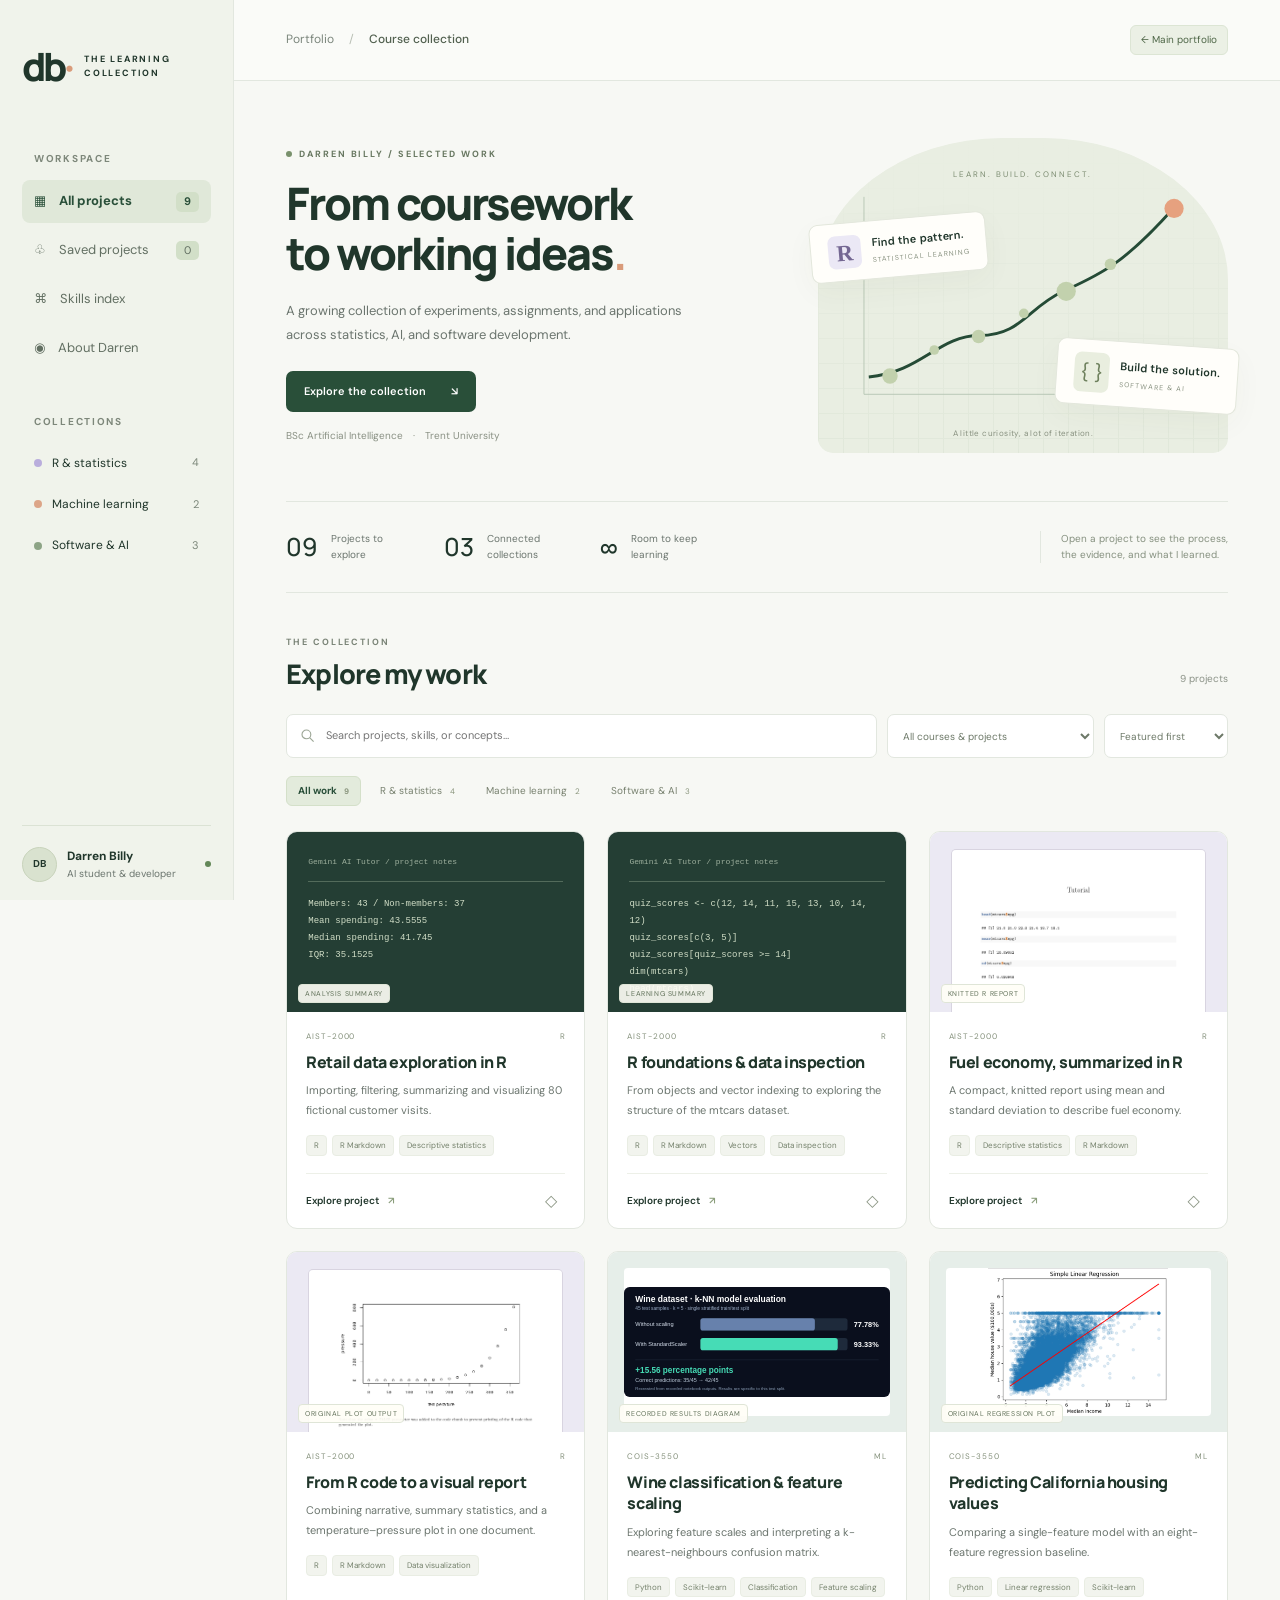
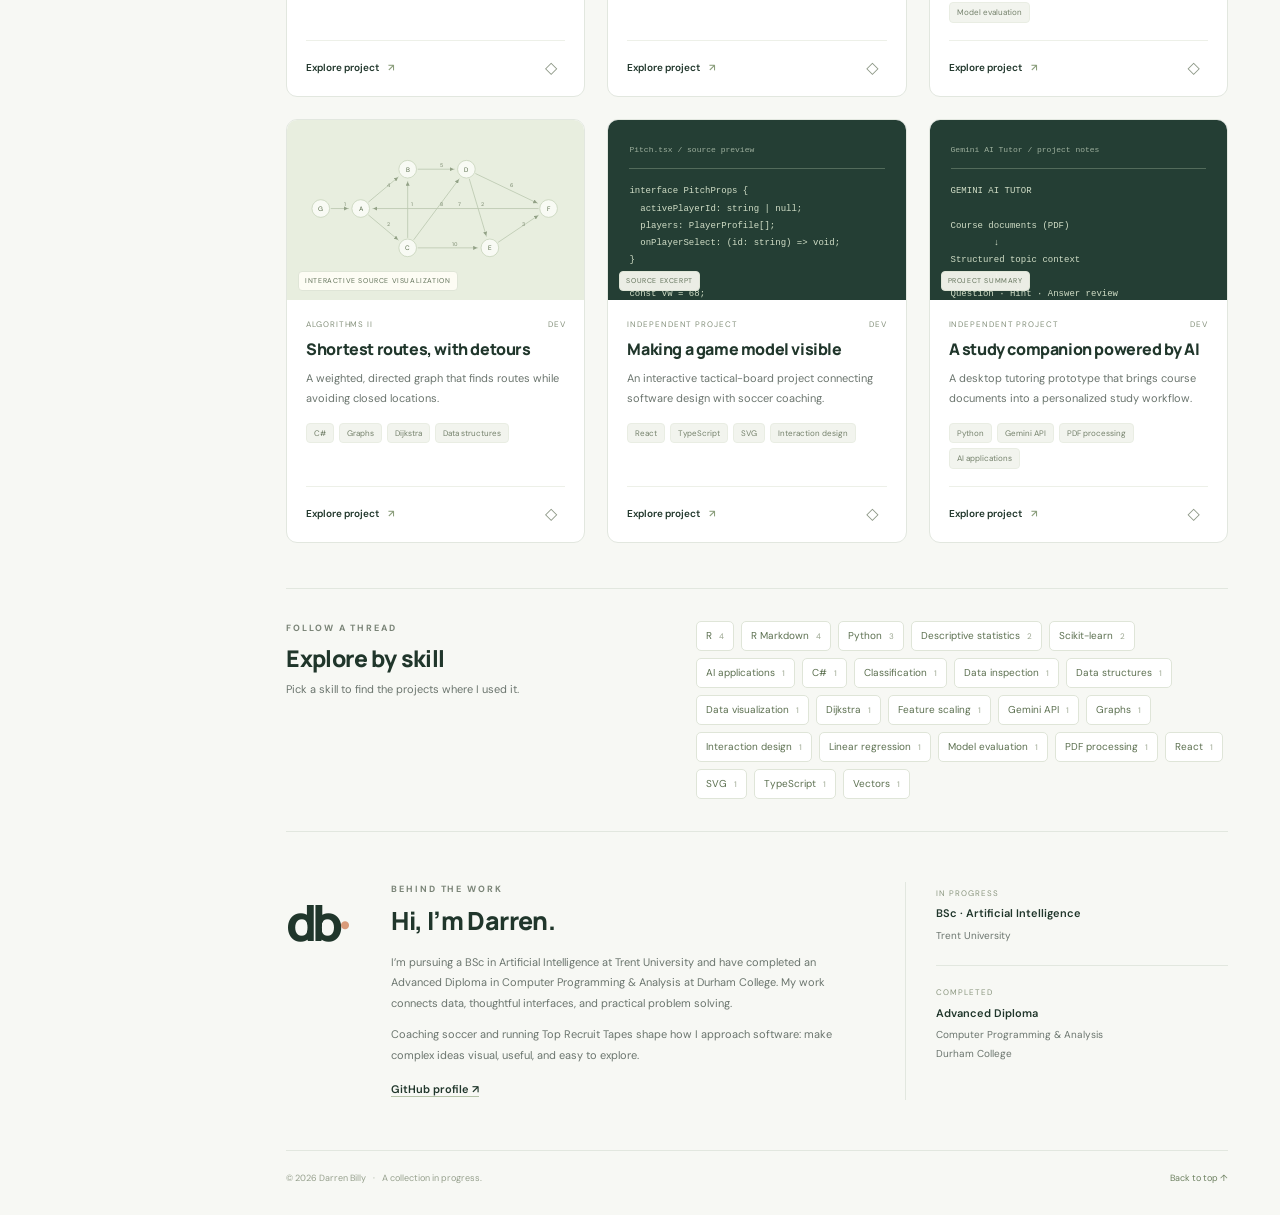
<file: coursework/index.html>
<!doctype html>
<html lang="en">
<head>
  <meta charset="utf-8"><meta name="viewport" content="width=device-width,initial-scale=1">
  <meta name="robots" content="noindex,nofollow"><meta name="description" content="Darren Billy's private collection of statistical learning, machine learning and software projects.">
  <title>Darren Billy — Course Portfolio</title>
  <link rel="icon" href="assets/favicon.svg" type="image/svg+xml"><link rel="stylesheet" href="style.css">
  <script src="projects.js" defer></script><script src="app.js" defer></script>
</head>
<body>
<a class="skip" href="#projects">Skip to projects</a>
<aside class="sidebar">
  <a class="brand" href="#home" aria-label="Darren Billy portfolio home"><span class="monogram">db<span>·</span></span><span>THE LEARNING<br>COLLECTION</span></a>
  <div class="sidebar-label">WORKSPACE</div>
  <nav aria-label="Portfolio navigation"><a href="#projects" class="nav-link active">▦ <span>All projects</span><span class="nav-count">9</span></a><button class="nav-link" id="savedNav">♧ <span>Saved projects</span><span class="nav-count" id="savedCount">0</span></button><a href="#skills" class="nav-link">⌘ <span>Skills index</span></a><a href="#about" class="nav-link">◉ <span>About Darren</span></a></nav>
  <div class="sidebar-label collection-label">COLLECTIONS</div>
  <div class="collections"><button data-category="R & Statistics"><i class="dot lavender"></i> R & statistics <span>4</span></button><button data-category="Machine Learning"><i class="dot peach"></i> Machine learning <span>2</span></button><button data-category="Software & AI"><i class="dot sage"></i> Software & AI <span>3</span></button></div>
  <div class="sidebar-bottom"><div class="avatar">DB</div><div><strong>Darren Billy</strong><small>AI student & developer</small></div><span class="online-dot" aria-hidden="true"></span></div>
</aside>
<div class="workspace" id="home">
  <header class="topbar"><span class="breadcrumb">Portfolio <span>/</span> <strong>Course collection</strong></span><a class="private-badge" href="../index.html">← Main portfolio</a></header>
  <main>
    <section class="hero" aria-labelledby="heroTitle"><div class="hero-copy"><span class="eyebrow"><i></i> DARREN BILLY / SELECTED WORK</span><h1 id="heroTitle">From coursework<br>to working ideas<span class="accent">.</span></h1><p>A growing collection of experiments, assignments, and applications across statistics, AI, and software development.</p><a class="primary-button" href="#projects">Explore the collection <span>↘</span></a><div class="hero-meta">BSc Artificial Intelligence <span>·</span> Trent University</div></div><div class="hero-art" aria-label="A visual index of data, code and exploration"><div class="art-grid"></div><div class="art-label">LEARN. BUILD. CONNECT.</div><svg class="art-plot" viewBox="0 0 400 270" aria-hidden="true"><path d="M35 235H370M35 235V30" stroke="#b9c7b6" fill="none"/><path d="M40 217C95 212 112 174 155 174S205 145 242 128 304 101 358 40" stroke="#254b36" stroke-width="3" fill="none"/><g fill="#c2d1ad"><circle cx="62" cy="216" r="8"/><circle cx="108" cy="189" r="5"/><circle cx="154" cy="175" r="7"/><circle cx="201" cy="151" r="5"/><circle cx="245" cy="128" r="10"/><circle cx="291" cy="100" r="6"/></g><circle cx="357" cy="42" r="10" fill="#e6a17f"/></svg><div class="floating-note note-r"><span class="note-icon">R</span><div><strong>Find the pattern.</strong><small>STATISTICAL LEARNING</small></div></div><div class="floating-note note-code"><span>{ }</span><div><strong>Build the solution.</strong><small>SOFTWARE & AI</small></div></div><span class="art-caption">A little curiosity, a lot of iteration.</span></div></section>
    <section class="overview" aria-label="Portfolio at a glance"><div><strong>09</strong><span>Projects to explore</span></div><div><strong>03</strong><span>Connected collections</span></div><div><strong>∞</strong><span>Room to keep learning</span></div><p>Open a project to see the process,<br>the evidence, and what I learned.</p></section>
    <section class="project-section" id="projects" aria-labelledby="projectsTitle"><div class="section-heading"><div><span class="eyebrow">THE COLLECTION</span><h2 id="projectsTitle">Explore my work</h2></div><span class="result-count" id="resultCount" aria-live="polite">9 projects</span></div>
      <div class="toolbar"><label class="search"><svg viewBox="0 0 20 20" aria-hidden="true"><circle cx="8" cy="8" r="5.5"/><path d="m12 12 5 5"/></svg><input id="search" type="search" placeholder="Search projects, skills, or concepts…" aria-label="Search projects"></label><label class="sr-only" for="course">Filter by course</label><select id="course"><option value="all">All courses & projects</option><option>AIST-2000</option><option>COIS-3550</option><option>Data Structures & Algorithms II</option><option>Independent projects</option></select><label class="sr-only" for="sort">Sort projects</label><select id="sort"><option value="featured">Featured first</option><option value="az">Title A–Z</option></select></div>
      <div class="filter-row" aria-label="Filter by collection"><button class="filter selected" data-category="all" aria-pressed="true">All work <span>9</span></button><button class="filter" data-category="R & Statistics" aria-pressed="false">R & statistics <span>4</span></button><button class="filter" data-category="Machine Learning" aria-pressed="false">Machine learning <span>2</span></button><button class="filter" data-category="Software & AI" aria-pressed="false">Software & AI <span>3</span></button><button class="clear-filters" id="clearFilters" hidden>Reset filters ↺</button></div>
      <div class="active-context" id="activeContext" hidden></div><div class="project-grid" id="grid"></div><div class="empty-state" id="empty" hidden><span>⌕</span><h3>No projects found</h3><p>Try another term or clear your filters.</p><button class="primary-button" id="emptyReset">Show all projects</button></div>
    </section>
    <section class="skills-section" id="skills"><div><span class="eyebrow">FOLLOW A THREAD</span><h2>Explore by skill</h2><p>Pick a skill to find the projects where I used it.</p></div><div class="skill-index" id="skillIndex"></div></section>
    <section class="about-section" id="about"><div class="about-mark">db<span>·</span></div><div><span class="eyebrow">BEHIND THE WORK</span><h2>Hi, I’m Darren.</h2><p>I’m pursuing a BSc in Artificial Intelligence at Trent University and have completed an Advanced Diploma in Computer Programming & Analysis at Durham College. My work connects data, thoughtful interfaces, and practical problem solving.</p><p>Coaching soccer and running Top Recruit Tapes shape how I approach software: make complex ideas visual, useful, and easy to explore.</p><a href="https://github.com/stacktech4024" target="_blank" rel="noopener noreferrer">GitHub profile ↗</a></div><div class="education"><span>IN PROGRESS</span><strong>BSc · Artificial Intelligence</strong><p>Trent University</p><hr><span>COMPLETED</span><strong>Advanced Diploma</strong><p>Computer Programming & Analysis<br>Durham College</p></div></section>
    <footer><span>© 2026 Darren Billy <i>·</i> A collection in progress.</span><a href="#home">Back to top ↑</a></footer>
  </main>
</div>
<dialog id="projectDialog" aria-labelledby="detailTitle"><div class="dialog-top"><span id="detailEyebrow" class="eyebrow"></span><button class="icon-button" id="closeProject" aria-label="Close project">×</button></div><div id="detailHeader"></div><div class="tabs" role="tablist" aria-label="Project detail sections"><button role="tab" id="tab-overview" aria-selected="true" aria-controls="panel-overview" data-tab="overview">Overview</button><button role="tab" id="tab-evidence" aria-selected="false" aria-controls="panel-evidence" data-tab="evidence" tabindex="-1">Evidence</button><button role="tab" id="tab-explore" aria-selected="false" aria-controls="panel-explore" data-tab="explore" tabindex="-1">Explore</button></div><div id="panel-overview" class="tab-panel" role="tabpanel" aria-labelledby="tab-overview"></div><div id="panel-evidence" class="tab-panel" role="tabpanel" aria-labelledby="tab-evidence" hidden></div><div id="panel-explore" class="tab-panel" role="tabpanel" aria-labelledby="tab-explore" hidden></div><div class="dialog-footer"><span id="detailPosition"></span><div><button id="prevProject">← Previous</button><button id="nextProject">Next project →</button></div></div></dialog>
<dialog id="imageDialog" aria-label="Expanded project screenshot"><button class="icon-button" id="closeImage" aria-label="Close screenshot">×</button><img id="largeImage" alt=""><p id="imageCaption"></p></dialog>
<div class="toast" role="status" id="toast"></div>
</body></html>
</file>
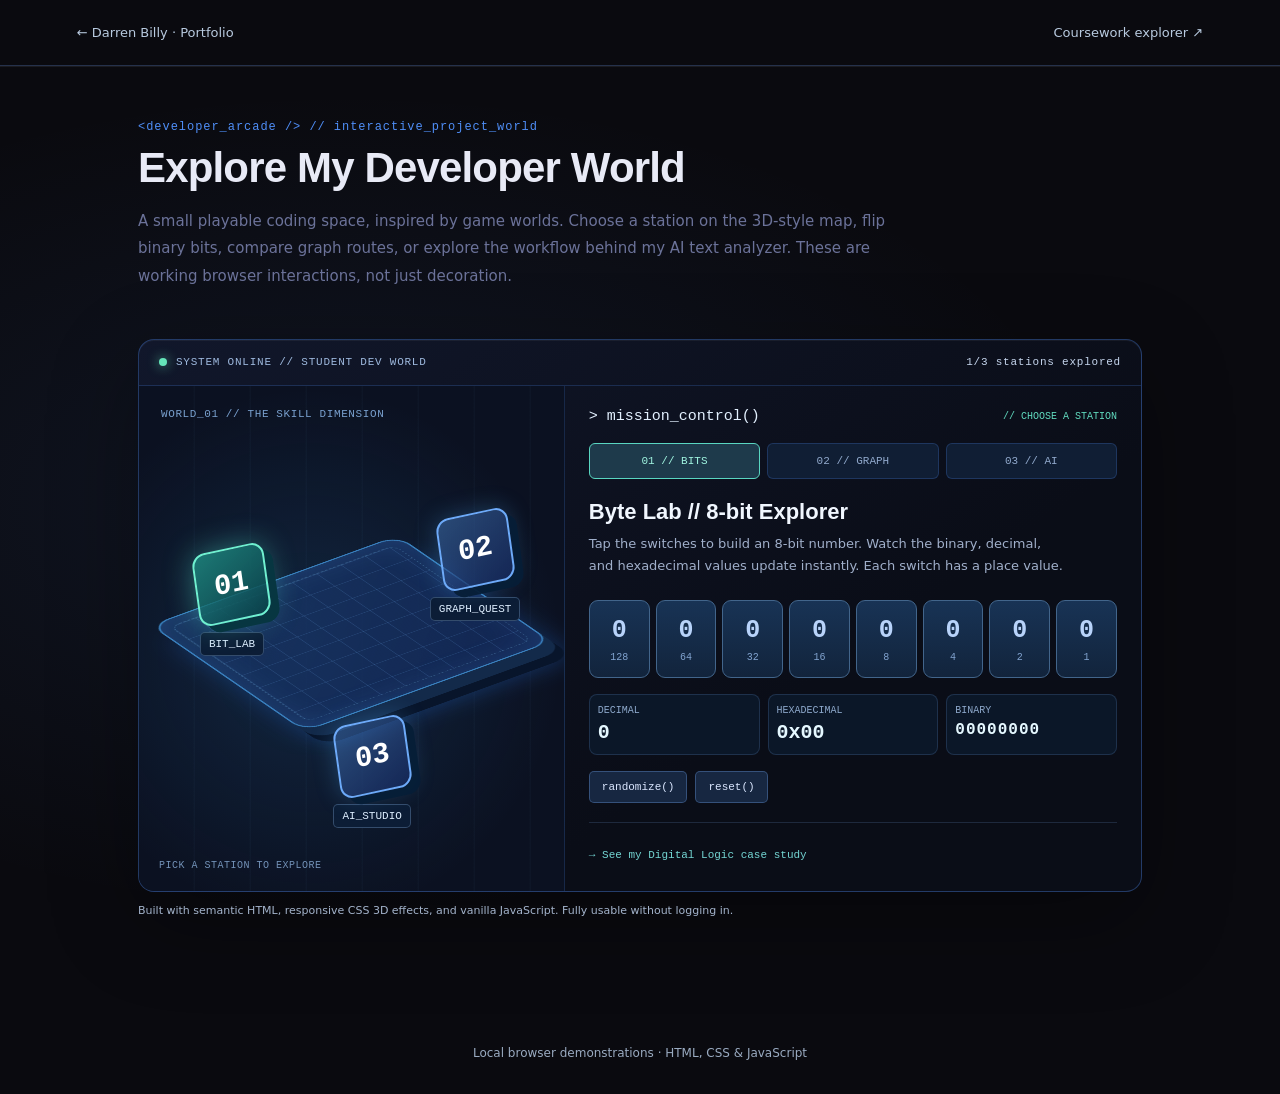
<file: lab.html>
<!doctype html><html lang="en"><head><meta charset="utf-8"><meta name="viewport" content="width=device-width,initial-scale=1"><title>Interactive Lab — Darren Billy</title><link rel="stylesheet" href="portfolio/lab-base.css"><link rel="stylesheet" href="portfolio/arcade.css"><style>body{padding-top:0}.lab-nav{position:static;display:flex;justify-content:space-between;padding:25px 6%;border-bottom:1px solid #25314b}.lab-nav a{color:#b8cadf;text-decoration:none;font:13px system-ui}.section{padding-top:50px}.lab-footer{text-align:center;padding:30px;font:12px system-ui;color:#9aabc1}</style></head><body><header class="lab-nav"><a href="index.html">← Darren Billy · Portfolio</a><a href="coursework/">Coursework explorer ↗</a></header><section aria-labelledby="arcade-title" class="section arcade-section" id="arcade">
<div class="container">
<div class="section-head">
<span class="mono section-tag">&lt;developer_arcade /&gt; // interactive_project_world</span>
<h2 class="section-title" id="arcade-title">Explore My Developer World</h2>
<p class="arcade-intro">A small playable coding space, inspired by game worlds. Choose a station on the 3D-style map, flip binary bits, compare graph routes, or explore the workflow behind my AI text analyzer. These are working browser interactions, not just decoration.</p>
</div>
<div class="arcade-frame">
<div class="arcade-topbar mono">
<span class="arcade-signal">SYSTEM ONLINE // STUDENT DEV WORLD</span>
<span aria-live="polite" class="arcade-progress" id="arcade-progress">1/3 stations explored</span>
</div>
<div class="arcade-main">
<div aria-label="Choose a station in the developer world" class="arcade-world">
<div aria-hidden="true" class="arcade-world-platform"></div>
<button aria-label="Open Bit Lab" aria-pressed="true" class="arcade-world-node arcade-node-bits" data-arcade-world="bits" type="button">
<span aria-hidden="true" class="arcade-node-shape">01</span>
<span class="arcade-node-label">BIT_LAB</span>
</button>
<button aria-label="Open Graph Quest" aria-pressed="false" class="arcade-world-node arcade-node-graph" data-arcade-world="graph" type="button">
<span aria-hidden="true" class="arcade-node-shape">02</span>
<span class="arcade-node-label">GRAPH_QUEST</span>
</button>
<button aria-label="Open AI Studio" aria-pressed="false" class="arcade-world-node arcade-node-ai" data-arcade-world="ai" type="button">
<span aria-hidden="true" class="arcade-node-shape">03</span>
<span class="arcade-node-label">AI_STUDIO</span>
</button>
</div>
<div class="arcade-console">
<div class="arcade-console-title">
<h3>&gt; mission_control()</h3>
<span>// CHOOSE A STATION</span>
</div>
<div aria-label="Interactive coding stations" class="arcade-tabs" role="tablist">
<button aria-controls="arcade-panel-bits" aria-selected="true" class="arcade-tab" data-arcade-tab="bits" id="arcade-tab-bits" role="tab" type="button">01 // BITS</button>
<button aria-controls="arcade-panel-graph" aria-selected="false" class="arcade-tab" data-arcade-tab="graph" id="arcade-tab-graph" role="tab" tabindex="-1" type="button">02 // GRAPH</button>
<button aria-controls="arcade-panel-ai" aria-selected="false" class="arcade-tab" data-arcade-tab="ai" id="arcade-tab-ai" role="tab" tabindex="-1" type="button">03 // AI</button>
</div>
<div aria-labelledby="arcade-tab-bits" class="arcade-panel" data-arcade-panel="bits" id="arcade-panel-bits" role="tabpanel">
<h4>Byte Lab // 8-bit Explorer</h4>
<p class="arcade-panel-desc">Tap the switches to build an 8-bit number. Watch the binary, decimal, and hexadecimal values update instantly. Each switch has a place value.</p>
<div aria-label="Eight binary switches from 128 to 1" class="arcade-bit-grid" role="group">
<button aria-label="Bit 7, weight 128, off" aria-pressed="false" class="arcade-bit-button" data-byte-bit="7" type="button">0<small>128</small></button>
<button aria-label="Bit 6, weight 64, off" aria-pressed="false" class="arcade-bit-button" data-byte-bit="6" type="button">0<small>64</small></button>
<button aria-label="Bit 5, weight 32, off" aria-pressed="false" class="arcade-bit-button" data-byte-bit="5" type="button">0<small>32</small></button>
<button aria-label="Bit 4, weight 16, off" aria-pressed="false" class="arcade-bit-button" data-byte-bit="4" type="button">0<small>16</small></button>
<button aria-label="Bit 3, weight 8, off" aria-pressed="false" class="arcade-bit-button" data-byte-bit="3" type="button">0<small>8</small></button>
<button aria-label="Bit 2, weight 4, off" aria-pressed="false" class="arcade-bit-button" data-byte-bit="2" type="button">0<small>4</small></button>
<button aria-label="Bit 1, weight 2, off" aria-pressed="false" class="arcade-bit-button" data-byte-bit="1" type="button">0<small>2</small></button>
<button aria-label="Bit 0, weight 1, off" aria-pressed="false" class="arcade-bit-button" data-byte-bit="0" type="button">0<small>1</small></button>
</div>
<dl aria-live="polite" class="arcade-output-grid">
<div class="arcade-readout"><dt>DECIMAL</dt><dd><output id="arcade-decimal">0</output></dd></div>
<div class="arcade-readout"><dt>HEXADECIMAL</dt><dd><output id="arcade-hexadecimal">0x00</output></dd></div>
<div class="arcade-readout"><dt>BINARY</dt><dd class="byte-binary"><output id="arcade-binary">00000000</output></dd></div>
</dl>
<div class="arcade-actions">
<button class="arcade-action" id="arcade-byte-random" type="button">randomize()</button>
<button class="arcade-action" id="arcade-byte-reset" type="button">reset()</button>
</div>
<div class="arcade-console-footer">
<a class="arcade-project-link" href="https://github.com/stacktech4024/stacktech4024/blob/main/portfolio/digital-logic.md" rel="noopener noreferrer" target="_blank">→ See my Digital Logic case study</a>
</div>
</div>
<div aria-labelledby="arcade-tab-graph" class="arcade-panel" data-arcade-panel="graph" hidden="" id="arcade-panel-graph" role="tabpanel">
<h4>Graph Quest // Choose Your Route</h4>
<p class="arcade-panel-desc">This is the weighted directed graph from my C# console project. Compare the two available routes from A to D and see why Dijkstra selects the route with the lower total weight.</p>
<svg aria-label="Weighted graph with four vertices. A to B weight 10, A to C weight 3, B to D weight 2 and C to D weight 4." class="arcade-graph-svg" role="img" viewbox="0 0 480 215">
<defs><marker id="arcade-arrow" markerheight="8" markerwidth="8" orient="auto" refx="6" refy="3"><path d="M0 0 L6 3 L0 6 Z" fill="#b1d4ed"></path></marker></defs>
<path class="edge" d="M66 97 L231 51" data-graph-edge="AB" marker-end="url(#arcade-arrow)"></path>
<path class="edge" d="M66 105 L231 165" data-graph-edge="AC" marker-end="url(#arcade-arrow)"></path>
<path class="edge" d="M249 51 L408 97" data-graph-edge="BD" marker-end="url(#arcade-arrow)"></path>
<path class="edge" d="M249 165 L408 105" data-graph-edge="CD" marker-end="url(#arcade-arrow)"></path>
<text class="weight-label" x="150" y="61">10</text><text class="weight-label" x="146" y="151">3</text>
<text class="weight-label" x="337" y="63">2</text><text class="weight-label" x="337" y="151">4</text>
<circle class="node-circle" cx="54" cy="101" r="21"></circle><text class="node-label" x="54" y="101">A</text>
<circle class="node-circle" cx="240" cy="46" r="21"></circle><text class="node-label" x="240" y="46">B</text>
<circle class="node-circle" cx="240" cy="171" r="21"></circle><text class="node-label" x="240" y="171">C</text>
<circle class="node-circle" cx="423" cy="101" r="21"></circle><text class="node-label" x="423" y="101">D</text>
</svg>
<div aria-label="Choose a graph route" class="arcade-choices" role="group">
<button aria-pressed="true" class="arcade-choice" data-arcade-route="ACD" type="button">A → C → D</button>
<button aria-pressed="false" class="arcade-choice" data-arcade-route="ABD" type="button">A → B → D</button>
</div>
<div aria-live="polite" class="arcade-feedback" id="arcade-route-output">A → C → D | total = 7 · shortest route ✓</div>
<div class="arcade-console-footer">
<a class="arcade-project-link" href="https://github.com/stacktech4024/stacktech4024/blob/main/portfolio/csharp-graph-algorithms.md" rel="noopener noreferrer" target="_blank">→ Explore the verified C# algorithm results</a>
</div>
</div>
<div aria-labelledby="arcade-tab-ai" class="arcade-panel" data-arcade-panel="ai" hidden="" id="arcade-panel-ai" role="tabpanel">
<h4>AI Studio // How the Pipeline Works</h4>
<p class="arcade-panel-desc">An interactive illustration of the architecture used in my AI Text Analyzer API. Select a task to see a <strong>sample</strong> output format.</p>
<div aria-label="Text analysis workflow" class="arcade-pipeline">
<span class="arcade-pipeline-step">Text</span><span aria-hidden="true" class="arcade-pipeline-arrow">→</span>
<span class="arcade-pipeline-step">FastAPI</span><span aria-hidden="true" class="arcade-pipeline-arrow">→</span>
<span class="arcade-pipeline-step">LangChain</span><span aria-hidden="true" class="arcade-pipeline-arrow">→</span>
<span class="arcade-pipeline-step">LLM</span><span aria-hidden="true" class="arcade-pipeline-arrow">→</span>
<span class="arcade-pipeline-step">Output</span>
</div>
<div aria-label="Choose an AI output example" class="arcade-choices" role="group">
<button aria-pressed="true" class="arcade-mode" data-arcade-mode="summary" type="button">summary()</button>
<button aria-pressed="false" class="arcade-mode" data-arcade-mode="sentiment" type="button">sentiment()</button>
<button aria-pressed="false" class="arcade-mode" data-arcade-mode="tags" type="button">tags()</button>
</div>
<pre aria-live="polite" class="arcade-output-sample" id="arcade-sample-output">Sample output will appear here.</pre>
<p class="arcade-demo-note">This is a local UI demonstration with predefined examples. It does not send data to an AI model or claim to perform live inference.</p>
<div class="arcade-console-footer">
<a class="arcade-project-link" href="https://github.com/stacktech4024/ai-text-analyzer-api" rel="noopener noreferrer" target="_blank">→ Browse the AI Text Analyzer API</a>
</div>
</div>
</div>
</div>
</div>
<p class="arcade-demo-note">Built with semantic HTML, responsive CSS 3D effects, and vanilla JavaScript. Fully usable without logging in.</p>
</div>
</section><footer class="lab-footer">Local browser demonstrations · HTML, CSS & JavaScript</footer><script src="portfolio/arcade.js"></script></body></html>
</file>
<file: coursework/style.css>
@import url('https://fonts.googleapis.com/css2?family=DM+Sans:wght@400;500;600;700&family=Manrope:wght@400;500;600;700;800&display=swap');
:root{--bg:#f7f8f4;--paper:#fff;--ink:#20362b;--muted:#6b756e;--line:#e2e7df;--green:#294f39;--soft:#e9eee4;--orange:#d99b7a;--lavender:#e7e5f2;--radius:15px}*{box-sizing:border-box}html{scroll-behavior:smooth;scroll-padding-top:30px}body{margin:0;background:var(--bg);color:var(--ink);font:15px/1.6 'DM Sans',system-ui,sans-serif}button,input,select{font:inherit}button,a,input,select{-webkit-tap-highlight-color:transparent}button,a{touch-action:manipulation}a{color:inherit;text-decoration:none}button{cursor:pointer;color:inherit}button:disabled{cursor:default;opacity:.4}button{border:0;background:none}button:focus-visible,a:focus-visible,select:focus-visible,input:focus-visible,summary:focus-visible{outline:3px solid #c77c50;outline-offset:4px}h1,h2,h3{font-family:'Manrope',system-ui,sans-serif;line-height:1.22;margin:0;font-weight:800}p{margin:0}svg{display:block}button[hidden],[hidden]{display:none!important}.sr-only{position:absolute;width:1px;height:1px;margin:-1px;padding:0;overflow:hidden;clip:rect(0,0,0,0)}.skip{position:fixed;top:-80px;left:20px;padding:12px;background:white;z-index:100}.skip:focus{top:10px}.sidebar{width:234px;position:fixed;inset:0 auto 0 0;padding:35px 22px 18px;background:#f0f3eb;border-right:1px solid var(--line);display:flex;flex-direction:column}.brand{display:flex;align-items:center;gap:12px;margin-bottom:54px}.brand>span:last-child{font-size:9px;font-weight:700;letter-spacing:1.8px;line-height:1.6}.monogram{font-family:'Manrope',sans-serif;font-size:39px;letter-spacing:-3px;font-weight:800}.monogram>span,.about-mark span{color:var(--orange)}.sidebar-label{font-size:10px;letter-spacing:1.7px;font-weight:700;color:#7d877a;margin:0 12px 13px}.nav-link{width:100%;text-align:left;padding:11px 12px;display:flex;gap:13px;align-items:center;font-size:13px;border-radius:8px;margin-bottom:6px;color:#626f62}.nav-link span:first-of-type{flex:1}.nav-link.active{color:var(--green);background:#e0e8d9;font-weight:700}.nav-link:hover,.collections button:hover{background:#e5eadf}.nav-count{font-size:11px;background:#d2dfc8;min-width:23px;text-align:center;border-radius:5px;padding:1px 5px}.collection-label{margin-top:38px}.collections button{display:flex;align-items:center;width:100%;font-size:12px;gap:10px;padding:11px 12px;border-radius:8px;text-align:left}.collections button>span{margin-left:auto;color:#7b8679;font-size:11px}.dot{width:8px;height:8px;border-radius:50%;display:inline-block}.lavender{background:#b9addc}.peach{background:#dca588}.sage{background:#8da486}.sidebar-bottom{margin-top:auto;border-top:1px solid #dbe2d4;padding-top:21px;display:flex;align-items:center;gap:10px}.avatar{background:#d9e2cf;border:1px solid #c8d3bb;width:35px;height:35px;border-radius:50%;font-size:10px;font-weight:700;display:grid;place-items:center}.sidebar-bottom strong{font-size:12px;display:block}.sidebar-bottom small{font-size:10px;color:var(--muted);display:block}.online-dot{height:6px;width:6px;background:#638758;border-radius:50%;margin-left:auto}.workspace{margin-left:234px}.topbar{height:81px;border-bottom:1px solid var(--line);padding:0 5%;display:flex;align-items:center;justify-content:space-between;gap:12px;background:#fafbf8}.breadcrumb{font-size:12px;color:#7b867c}.breadcrumb span{margin:0 12px;color:#b7beb3}.breadcrumb strong{color:#51604f;font-weight:500}.private-badge{display:flex;gap:7px;align-items:center;font-size:10px;background:#ebf0e5;padding:6px 10px;border:1px solid #dce5d4;border-radius:6px;color:#4e6647;white-space:nowrap}.private-badge svg{width:13px;fill:none;stroke:currentColor;stroke-width:1.4}main{max-width:1540px;margin:auto;padding:0 5%}.hero{display:grid;grid-template-columns:1.2fr 1fr;gap:40px;align-items:center;padding:57px 0 48px}.eyebrow{font-size:9px;letter-spacing:1.9px;font-weight:700;color:#7a8477;display:block}.hero .eyebrow{display:flex;align-items:center;gap:7px;color:#677760}.eyebrow i{height:6px;width:6px;background:#79916c;border-radius:50%}h1{font-size:clamp(35px,3.5vw,56px);letter-spacing:-2px;margin:17px 0 20px;line-height:1.12}.accent{color:var(--orange)}.hero p{color:var(--muted);font-size:13px;line-height:1.85;max-width:410px}.primary-button{display:inline-flex;gap:25px;align-items:center;justify-content:center;background:var(--green);color:white;border-radius:7px;font-size:11px;padding:12px 18px;font-weight:600}.hero .primary-button{margin:24px 0 16px}.primary-button:hover{background:#376749}.hero-meta{font-size:10px;color:#899083}.hero-meta span{margin:0 7px}.hero-art{height:315px;position:relative;isolation:isolate;background:#e9eee2;border-radius:45% 45% 15px 15px;max-width:460px}.art-grid{position:absolute;inset:0;z-index:-1;opacity:.5;overflow:hidden;border-radius:inherit;background-image:linear-gradient(#d8e1d2 1px,transparent 1px),linear-gradient(90deg,#d8e1d2 1px,transparent 1px);background-size:25px 25px;mask-image:linear-gradient(transparent,#000)}.art-label{position:absolute;top:30px;left:0;width:100%;text-align:center;font-size:8px;letter-spacing:2px;color:#7c8c71}.art-plot{position:absolute;inset:30px 5px 20px 0;width:100%;height:260px}.floating-note{position:absolute;display:flex;align-items:center;gap:11px;background:#fffefa;padding:12px 17px;border:1px solid #e3e7dc;border-radius:9px;box-shadow:0 10px 30px #4154360a;transform:rotate(-5deg)}.note-r{top:80px;left:-8px}.note-code{bottom:44px;right:-10px;transform:rotate(4deg)}.floating-note strong{display:block;font-size:11px;font-weight:600}.floating-note small{display:block;font-size:7px;letter-spacing:1px;color:#8a9382;margin-top:3px}.note-icon{width:33px;height:33px;border-radius:7px;background:#ebe8f5;color:#746792;display:grid;place-items:center;font-size:23px;font-family:Georgia,serif;font-weight:bold}.note-code>span{background:#e9eedf;padding:4px 6px;font-size:20px;color:#6e805d;border-radius:7px}.art-caption{position:absolute;bottom:13px;text-align:center;left:0;width:100%;font-size:8px;letter-spacing:.4px;color:#87907f}.overview{display:flex;align-items:center;border-top:1px solid var(--line);border-bottom:1px solid var(--line);padding:25px 0;gap:38px}.overview>div{display:flex;align-items:center;gap:13px}.overview strong{font-family:'Manrope',sans-serif;font-size:25px;font-weight:500}.overview span{font-size:10px;color:var(--muted);max-width:75px;line-height:1.6}.overview p{font-size:10px;color:#85907f;margin-left:auto;padding-left:20px;border-left:1px solid var(--line)}section[id]{scroll-margin-top:28px}.project-section{padding-top:42px}.section-heading{display:flex;align-items:end;justify-content:space-between;margin-bottom:23px}.section-heading h2{margin-top:9px;font-size:27px;letter-spacing:-.9px}.result-count{font-size:10px;color:#8b9287;padding-bottom:4px}.toolbar{display:flex;gap:10px;margin-bottom:18px}.search{display:flex;gap:10px;align-items:center;background:white;border:1px solid var(--line);border-radius:7px;padding:0 13px;flex:1}.search svg{width:16px;fill:none;stroke:#9ca696;stroke-width:1.4;flex-shrink:0}.search input{padding:12px 0;width:100%;border:0;background:none;outline:none;font-size:11px;color:var(--ink);min-width:0}.search:focus-within{outline:2px solid #89a079}.toolbar select{border:1px solid var(--line);border-radius:7px;background:white;color:#6d7968;padding:0 26px 0 11px;font-size:10px;max-width:210px}.filter-row{display:flex;align-items:center;gap:7px;flex-wrap:wrap;margin-bottom:25px}.filter{font-size:10px;border-radius:6px;border:1px solid transparent;color:#78816f;padding:6px 11px;white-space:nowrap}.filter span{font-size:8px;margin-left:5px;color:#8a957d}.filter.selected{color:var(--green);background:#e3ebdc;border-color:#d4e0c9;font-weight:700}.filter:hover{background:#e9eee4}.clear-filters{font-size:9px;margin-left:auto;text-decoration:underline;color:#6c7d61}.active-context{font-size:11px;background:#edf0e8;border-radius:6px;padding:9px 12px;margin-bottom:18px}.project-grid{display:grid;grid-template-columns:repeat(3,minmax(0,1fr));gap:22px}.project-card{background:white;border:1px solid var(--line);border-radius:11px;overflow:hidden;display:flex;flex-direction:column;transition:box-shadow .2s,transform .2s}.project-card:hover{transform:translateY(-3px);box-shadow:0 10px 22px #2c44300d}.card-visual{width:100%;height:180px;background:#eeedf5;border:0;position:relative;display:block;overflow:hidden;padding:0;cursor:pointer;text-align:left}.card-visual img{display:block;width:100%;height:100%;object-fit:cover;transition:transform .4s}.card-visual:hover img{transform:scale(1.03)}.card-visual.rdoc{padding:18px 22px 0;background:#ebe9f3}.card-visual.rdoc img{object-position:center 10%;border-radius:4px 4px 0 0;box-shadow:0 0 0 1px #d8d4e0;object-fit:cover;height:240px;max-height:none}.card-visual.pressure img{object-position:center 23%}.card-visual.wine img{object-position:25% 63%;object-fit:cover}.card-visual.housing{background:#e6eee9;padding:16px}.card-visual.housing img{object-fit:contain;background:#fff;border-radius:4px}.image-label{position:absolute;bottom:9px;left:11px;background:#fffef7e8;border:1px solid #dfe5d7;padding:3px 6px;border-radius:4px;color:#62725a;font-size:7px;letter-spacing:.6px;text-transform:uppercase}.card-body{padding:18px 19px 0;flex:1;display:flex;flex-direction:column}.card-eyebrow{display:flex;align-items:center;justify-content:space-between;color:#85917c;font-size:8px;letter-spacing:.9px;text-transform:uppercase;margin-bottom:9px}.card-body h3{font-size:16px;letter-spacing:-.4px;line-height:1.35;margin:0 0 8px}.card-title{text-align:left;padding:0;font:inherit;letter-spacing:inherit;line-height:inherit}.card-title:hover{text-decoration:underline}.card-description{font-size:11px;color:var(--muted);line-height:1.8;margin-bottom:14px}.tags{display:flex;flex-wrap:wrap;gap:5px}.tag{font-size:8px;color:#74816b;background:#f2f4ee;padding:3px 7px;border-radius:4px;border:1px solid #e9ede3}.card-footer{border-top:1px solid #edf0e8;margin:17px 19px 0;padding:12px 0;display:flex;justify-content:space-between;align-items:center}.details-button{font-size:10px;font-weight:600;padding:3px 0}.details-button span{margin-left:7px;color:#8b9e7c}.save-button{color:#8a9583;padding:4px 8px;font-size:16px;border-radius:4px;line-height:1.4}.save-button[aria-pressed=true]{color:#496538;background:#e5eddd}.mini-code{height:100%;padding:24px 21px;background:#243e34;color:#d0ddc6;overflow:hidden}.mini-code .code-title{font-family:monospace;font-size:8px;color:#9daf9d;border-bottom:1px solid #536b5b;padding-bottom:12px;margin-bottom:14px}.mini-code pre{font-size:9px;line-height:1.9;margin:0;white-space:pre-wrap}.graph-art{padding:10px 15px;background:#e8eedf}.graph-art svg{width:100%;height:100%}.graph-art text{font-family:'DM Sans',sans-serif}.empty-state{text-align:center;border:1px dashed #cdd8c5;border-radius:15px;padding:50px 20px}.empty-state>span{font-size:30px;color:#859b75}.empty-state h3{margin:10px 0}.empty-state p{color:var(--muted);font-size:12px;margin:0 0 20px}.skills-section{border-top:1px solid var(--line);border-bottom:1px solid var(--line);display:grid;grid-template-columns:1fr 1.4fr;gap:30px;padding:32px 0;margin-top:45px}.skills-section h2{font-size:23px;letter-spacing:-.6px;margin:9px 0}.skills-section p{font-size:11px;color:var(--muted)}.skill-index{display:flex;flex-wrap:wrap;gap:7px;align-content:center}.skill-index button{background:#fff;border:1px solid #dfe5d8;border-radius:5px;padding:6px 9px;font-size:10px;color:#5c7050}.skill-index button:hover,.skill-index button.active{background:#dfe8d6}.skill-index span{color:#9aa58f;font-size:8px;margin-left:7px}.about-section{display:grid;grid-template-columns:80px 1.4fr 1fr;gap:25px;padding:50px 0}.about-mark{font-size:50px;font-weight:800;letter-spacing:-5px;font-family:'Manrope',sans-serif}.about-section h2{font-size:25px;letter-spacing:-.6px;margin:10px 0 15px}.about-section p{font-size:11px;line-height:1.9;color:var(--muted);margin-bottom:10px;max-width:470px}.about-section a{font-size:11px;font-weight:600;border-bottom:1px solid #b5c3a9}.education{margin:0 0 0 15px;padding-left:30px;border-left:1px solid var(--line)}.education span{display:block;color:#8a967f;font-size:8px;letter-spacing:1px;margin:5px 0 6px}.education strong{display:block;font-size:11px;font-weight:600}.education p{font-size:10px;margin-top:3px}.education hr{border:0;border-top:1px solid var(--line);margin:20px 0}footer{display:flex;align-items:center;justify-content:space-between;gap:20px;padding:20px 0 30px;border-top:1px solid var(--line);font-size:9px;color:#96a08d}footer i{font-style:normal;margin:0 5px}footer a{color:#6d8060}dialog{border:1px solid #dbe2d3;background:#fafbf8;color:var(--ink);border-radius:16px;box-shadow:0 25px 150px #18322333;max-height:90dvh;padding:28px;width:min(900px,92vw)}dialog::backdrop{background:#152e246b;backdrop-filter:blur(6px)}body.modal-open{overflow:hidden}.dialog-top{display:flex;justify-content:space-between;align-items:center;gap:20px}.icon-button{width:35px;height:35px;font-size:26px;background:#e9eee3;border-radius:50%;line-height:1}.icon-button:hover{background:#dae5d0}#detailTitle{font-size:32px;letter-spacing:-1px;margin:15px 0}#detailHeader>p{font-size:13px;line-height:1.8;color:var(--muted);max-width:700px}#detailHeader .tags{margin-top:17px}.tabs{display:flex;gap:25px;border-bottom:1px solid var(--line);margin-top:25px}.tabs button{font-size:12px;color:#7c8872;padding:12px 2px;border-bottom:2px solid transparent}.tabs button[aria-selected=true]{color:var(--green);font-weight:700;border-bottom-color:var(--green)}.tab-panel{padding:24px 0 10px;min-height:220px}.detail-grid{display:grid;grid-template-columns:1.4fr 1fr;gap:24px}.detail-grid h3,.tab-panel>h3{font-size:15px;margin-bottom:10px}.detail-grid p,.tab-panel>p{font-size:12px;color:#6b7764;line-height:1.9;margin-bottom:18px}.detail-facts{background:#edf1e8;border-radius:10px;padding:20px}.detail-facts dt{font-size:9px;letter-spacing:1px;color:#8b967f;margin-bottom:3px}.detail-facts dd{margin:0 0 15px;font-size:12px}.detail-facts dd:last-child{margin:0}.learning-points{padding-left:18px;color:#6b7764;font-size:12px;line-height:1.9}.outcome-row{display:flex;gap:10px;margin:17px 0 25px}.outcome{padding:15px;border:1px solid var(--line);border-radius:8px;flex:1;background:#fff}.outcome strong{display:block;font:700 23px 'Manrope',sans-serif}.outcome span{font-size:9px;color:#7e8a73}.source-note{font-size:10px;color:#86917c;line-height:1.8;padding:12px 0}.evidence-gallery{display:grid;grid-template-columns:repeat(2,minmax(0,1fr));gap:15px}.evidence-item{margin:0;background:white;border:1px solid var(--line);border-radius:9px;overflow:hidden}.evidence-item button{display:block;width:100%;padding:0;background:#e8ede3}.evidence-item img{height:220px;object-fit:contain;width:100%;display:block}.evidence-item figcaption{font-size:10px;line-height:1.8;color:#718166;padding:12px}.source-links{display:flex;gap:10px;flex-wrap:wrap;margin-top:18px}.source-links a{font-size:10px;border:1px solid #cfdcc4;padding:9px 13px;border-radius:6px;background:#eef3e8}.source-links a:hover{background:#dee9d5}.code-block{font-family:ui-monospace,SFMono-Regular,Consolas,monospace;font-size:11px;white-space:pre;overflow:auto;background:#243e34;color:#d1dfc7;padding:22px;border-radius:9px;line-height:1.9;max-height:420px}.evidence-text{font-size:12px;color:#728168;margin:0 0 15px}.exploration{background:white;padding:23px;border:1px solid var(--line);border-radius:10px}.exploration h3{font-size:16px;margin-bottom:10px}.exploration p{font-size:11px;color:#78856e;margin-bottom:16px;line-height:1.8}.exploration label{font-size:11px;display:block;margin-bottom:8px}.exploration input[type=range]{width:100%;accent-color:var(--green);margin:8px 0 18px}.exploration select{border:1px solid #d2ddc8;border-radius:5px;padding:8px 10px;background:#f6f8f2;max-width:100%}.demo-output{background:#eff4e9;border-radius:7px;padding:16px;margin-top:15px;font-size:13px}.demo-output strong{font-size:22px;display:block}.metric-table{width:100%;font-size:12px;border-collapse:collapse;margin:10px 0}.metric-table th,.metric-table td{text-align:left;border-bottom:1px solid var(--line);padding:12px}.metric-table th{font-size:10px;color:#8c967f}.metric-table tr.selected-model{background:#e7efdf}.segmented{display:flex;gap:6px;flex-wrap:wrap;margin-bottom:20px}.segmented button{padding:8px 13px;background:#edf1e7;font-size:11px;border-radius:5px;border:1px solid #e0e8d7}.segmented button[aria-pressed=true]{background:var(--green);color:white}.matrix{display:grid;grid-template-columns:repeat(3,1fr);gap:4px;max-width:340px;margin:15px 0}.matrix button{padding:17px;background:#e4eadc;font-size:18px;border-radius:4px}.matrix button.diagonal{background:#496b3e;color:white}.matrix button:hover{box-shadow:inset 0 0 0 2px #c78d69}.graph-demo svg{width:100%;height:auto;max-height:240px;display:block}.graph-controls{display:flex;gap:12px;align-items:center;flex-wrap:wrap}.graph-controls label{margin:0}.graph-controls select{margin-left:8px}.dialog-footer{border-top:1px solid var(--line);display:flex;justify-content:space-between;align-items:center;gap:20px;margin-top:20px;padding-top:18px;font-size:10px;color:#87947b}.dialog-footer button{font-size:10px;padding:8px 10px;border-radius:4px}.dialog-footer button:hover{background:#e5eddd}#imageDialog{width:min(1200px,96vw);background:#fff;padding:18px}#imageDialog .icon-button{position:sticky;top:0;float:right;z-index:2}#largeImage{max-width:100%;height:auto;display:block;margin:auto;max-height:76vh;object-fit:contain}#imageCaption{font-size:11px;text-align:center;color:#73806a;margin-top:12px}.toast{position:fixed;bottom:25px;left:50%;transform:translate(-50%,20px);background:#284d36;color:white;padding:10px 20px;border-radius:7px;opacity:0;pointer-events:none;font-size:12px;z-index:50;transition:.2s}.toast.visible{opacity:1;transform:translate(-50%,0)}
@media(min-width:1500px){.hero{gap:90px}.card-visual{height:210px}.hero-art{height:340px}.art-plot{height:290px}.project-card h3{font-size:18px}.card-description{font-size:12px}}
@media(max-width:1250px){.project-grid{grid-template-columns:repeat(2,minmax(0,1fr))}.card-visual{height:210px}.hero{gap:25px}.hero-art{height:290px}.overview{gap:25px}.overview p{display:none}.toolbar select{max-width:170px}.sidebar{width:205px;padding-left:16px;padding-right:16px}.workspace{margin-left:205px}.hero h1{font-size:40px}.floating-note{padding:10px 13px}.note-code{right:-5px}}
@media(max-width:980px){.sidebar{width:176px;padding-left:12px;padding-right:12px}.workspace{margin-left:176px}.brand{gap:8px}.brand>span:last-child{font-size:7px}.hero{grid-template-columns:1.3fr .9fr;gap:14px}.hero-art{height:260px}.hero h1{font-size:34px;letter-spacing:-1.5px}.hero .eyebrow{font-size:7px;letter-spacing:1.2px}.hero p{font-size:12px}.floating-note{padding:8px;gap:6px}.floating-note strong{font-size:8px}.floating-note small{font-size:5px}.note-icon{width:24px;height:24px;font-size:18px}.note-code>span{font-size:14px}.note-r{left:0}.art-label{font-size:6px}.art-caption{font-size:6px}.art-plot{height:220px}.toolbar{flex-wrap:wrap}.search{flex-basis:100%}.toolbar select{height:36px;flex:1;max-width:none}.overview{justify-content:space-between;gap:15px}.overview strong{font-size:22px}.overview span{font-size:9px}.skills-section{grid-template-columns:1fr}.about-section{grid-template-columns:55px 1fr}.about-mark{font-size:40px}.education{grid-column:2;margin:0;border-left:0;padding:20px 0 0;border-top:1px solid var(--line)}.education hr{display:none}.education{display:grid;grid-template-columns:1fr 1fr;gap:0 15px}.education span:nth-of-type(2){grid-column:2;grid-row:1}.education strong:nth-of-type(2){grid-column:2;grid-row:2}.education p:nth-of-type(2){grid-column:2;grid-row:3}}
@media(max-width:700px){.sidebar{position:static;width:auto;padding:16px 6%;border-right:0;border-bottom:1px solid var(--line);flex-direction:row;align-items:center;justify-content:space-between;gap:10px}.brand{margin:0;gap:10px}.monogram{font-size:31px}.brand>span:last-child{font-size:7px;letter-spacing:1.2px}.sidebar-label,.collections,.sidebar-bottom{display:none}.sidebar nav{display:flex;gap:3px}.nav-link{padding:8px 10px;width:auto;margin:0;font-size:11px;gap:5px}.nav-link .nav-count{display:none}.nav-link:nth-child(3),.nav-link:nth-child(4){display:none}.workspace{margin-left:0}.topbar{height:57px;padding:0 6%}.breadcrumb{font-size:10px}.breadcrumb span{margin:0 7px}.private-badge{font-size:8px;padding:5px 7px;gap:4px}main{padding:0 6%}.hero{padding:35px 0 29px;grid-template-columns:1fr .8fr;gap:15px}.hero h1{font-size:35px;letter-spacing:-1.4px}.hero .eyebrow{font-size:7px}.hero p{font-size:11px}.hero-art{height:255px}.hero-meta{font-size:8px}.primary-button{font-size:10px;padding:10px 13px;gap:16px}.hero .primary-button{margin:19px 0 13px}.art-plot{height:215px}.overview{padding:20px 0}.overview>div{gap:9px}.overview strong{font-size:23px}.overview span{max-width:62px;font-size:8px}.project-section{padding-top:32px}.section-heading h2{font-size:25px}.project-grid{gap:17px}.card-visual{height:170px}.card-body{padding:15px 14px 0}.card-body h3{font-size:15px}.card-description{font-size:10px}.card-footer{margin-left:14px;margin-right:14px}.filter{font-size:9px;padding:6px 8px}.filter span{margin-left:3px}.filter-row{gap:3px}.mini-code{padding:20px 15px}.mini-code pre{font-size:8px}.card-eyebrow{font-size:7px}.tag{font-size:7px}.image-label{font-size:6px}.skills-section{margin-top:32px}.about-section{padding:33px 0}.detail-grid{grid-template-columns:1fr}.evidence-gallery{grid-template-columns:1fr}dialog{padding:20px;max-height:94dvh}#detailTitle{font-size:27px}.outcome-row{flex-wrap:wrap}.outcome{min-width:100px}.dialog-footer{gap:5px}.dialog-footer button{padding:8px 6px}.toast{width:max-content;max-width:90vw;text-align:center}.metric-table th,.metric-table td{padding:9px 6px;font-size:10px}}
@media(max-width:460px){.hero{grid-template-columns:1fr;padding-top:30px;gap:24px}.hero-copy{position:relative}.hero h1{font-size:39px;margin-top:14px}.hero .eyebrow{font-size:8px}.hero p{font-size:12px;max-width:340px}.hero-art{height:155px;border-radius:15px;max-width:none}.art-label{top:12px;font-size:7px}.art-plot{inset:0 0 0 30%;width:65%;height:145px}.note-r{top:39px;left:15px}.note-code{bottom:24px;right:18px}.floating-note strong{font-size:10px}.floating-note small{font-size:6px}.note-icon{width:27px;height:27px}.art-caption{font-size:7px;bottom:6px;text-align:left;padding-left:15px}.project-grid{grid-template-columns:1fr}.card-visual{height:205px}.card-visual.rdoc{padding:15px 32px 0}.card-body h3{font-size:18px}.card-description{font-size:12px}.card-body{padding:19px 20px 0}.card-eyebrow{font-size:8px}.tag{font-size:9px}.card-footer{margin-left:20px;margin-right:20px}.details-button{font-size:11px}.card-visual.rdoc img{height:310px}.mini-code pre{font-size:10px}.mini-code{padding:23px}.filter{font-size:9px;padding:6px 7px}.filter span{display:none}.toolbar select{font-size:9px}.overview{gap:12px}.overview>div{gap:7px}.overview strong{font-size:22px}.overview span{font-size:8px;max-width:62px}.overview>div:last-of-type strong{font-size:27px}.skills-section h2{font-size:24px}.about-section{grid-template-columns:1fr;gap:14px}.about-mark{display:none}.education{grid-column:1;font-size:10px}.about-section p{font-size:12px}.about-section a{font-size:12px}.section-heading{margin-bottom:18px}.section-heading .eyebrow{font-size:8px}.result-count{font-size:9px}.breadcrumb{font-size:9px}.brand>span:last-child{font-size:6px}.sidebar nav .nav-link{font-size:10px;padding:8px}.private-badge{font-size:7px}.topbar{gap:6px}.dialog-footer>span{max-width:100px}.tabs{gap:18px}.evidence-item img{height:240px}footer{font-size:8px;gap:10px}}
@media(prefers-reduced-motion:reduce){html{scroll-behavior:auto}*,*::before,*::after{transition:none!important;animation:none!important}}
</file>
<file: portfolio/lab-base.css>
*,*::before,*::after{box-sizing:border-box;margin:0;padding:0}

:root{
  --bg:#0a0a0f;
  --bg2:#0f0f1a;
  --bg3:#13131f;
  --border:rgba(255,255,255,0.07);
  --border-mid:rgba(255,255,255,0.13);
  --text:#e8eaf6;
  --muted:#6b7299;
  --dim:#3a3d56;
  --blue:#4f8ef7;
  --teal:#4f8ef7; /* alias = blue */
  --blue-glow:rgba(79,142,247,0.12);
  --teal-glow:rgba(79,142,247,0.2);
  --mono:'Share Tech Mono',monospace;
  --display:'Syne',sans-serif;
}

html{scroll-behavior:smooth}

body{
  background:var(--bg);
  color:var(--text);
  font-family:'DM Sans',system-ui,sans-serif;
  font-size:16px;
  line-height:1.7;
  font-weight:300;
  overflow-x:hidden;
}

canvas#bg-canvas{
  position:fixed;
  inset:0;
  z-index:0;
  pointer-events:none;
  opacity:0.35;
}

.mono{font-family:var(--mono)}
.accent{color:var(--blue)}

/* NAV */
nav{
  position:fixed;
  top:0;left:0;right:0;
  z-index:100;
  display:flex;
  justify-content:space-between;
  align-items:center;
  padding:1.1rem 3rem;
  border-bottom:1px solid var(--border);
  background:rgba(10,10,15,0.88);
  backdrop-filter:blur(20px);
}

.nav-logo{
  font-family:var(--display);
  font-size:20px;
  font-weight:800;
  color:var(--text);
  text-decoration:none;
  letter-spacing:-0.02em;
}

.nav-links{
  display:flex;
  gap:2.5rem;
  list-style:none;
}

.nav-links a{
  font-family:var(--mono);
  font-size:12px;
  color:var(--muted);
  text-decoration:none;
  letter-spacing:0.05em;
  transition:color 0.2s;
}

.nav-links a:hover{color:var(--blue)}

.nav-cta{
  font-family:var(--mono);
  font-size:12px;
  color:var(--blue);
  text-decoration:none;
  border:1px solid rgba(79,142,247,0.3);
  padding:7px 18px;
  border-radius:3px;
  transition:background 0.2s,border-color 0.2s;
}

.nav-cta:hover{background:var(--blue-glow);border-color:var(--blue)}

/* HERO */
.hero{
  min-height:100vh;
  display:flex;
  align-items:center;
  padding-top:80px;
  position:relative;
  z-index:1;
}

.hero-inner{
  max-width:1100px;
  margin:0 auto;
  padding:5rem 3rem;
  display:grid;
  grid-template-columns:1fr 360px;
  gap:5rem;
  align-items:center;
  width:100%;
}

.eyebrow{
  display:flex;
  align-items:center;
  gap:12px;
  margin-bottom:1.5rem;
}

.eyebrow-line{width:32px;height:1px;background:var(--blue)}

.eyebrow .mono{
  font-size:11px;
  color:var(--blue);
  letter-spacing:0.1em;
}

.hero-name{
  font-family:var(--display);
  font-size:clamp(52px,7vw,84px);
  font-weight:800;
  line-height:1.0;
  letter-spacing:-0.03em;
  color:var(--text);
  margin-bottom:1.25rem;
}

.hero-name .outline{
  color:transparent;
  -webkit-text-stroke:1.5px rgba(79,142,247,0.45);
}

.typewriter-wrap{
  display:flex;
  align-items:center;
  gap:0;
  margin-bottom:1.5rem;
  min-height:1.6em;
}

.prompt{color:var(--blue);font-size:15px}
#typewriter{color:var(--blue);font-size:15px}

.caret{
  color:var(--blue);
  font-size:15px;
  animation:blink 1s steps(2,start) infinite;
}

@keyframes blink{to{visibility:hidden}}

.hero-tagline{
  font-size:16px;
  color:var(--muted);
  line-height:1.85;
  max-width:460px;
  margin-bottom:2rem;
  font-weight:300;
}

.hero-actions{
  display:flex;
  gap:14px;
  align-items:center;
  margin-bottom:2rem;
}

.btn-primary{
  font-family:var(--mono);
  font-size:13px;
  background:linear-gradient(135deg,var(--blue),var(--blue));
  color:#0a0a0f;
  padding:11px 24px;
  border-radius:3px;
  text-decoration:none;
  font-weight:700;
  letter-spacing:0.03em;
  border:none;
  cursor:pointer;
  transition:opacity 0.2s,transform 0.15s;
  display:inline-block;
}

.btn-primary:hover{opacity:0.88;transform:translateY(-1px)}

.btn-ghost{
  font-family:var(--mono);
  font-size:13px;
  color:var(--muted);
  text-decoration:none;
  transition:color 0.2s;
}

.btn-ghost:hover{color:var(--blue)}

.hero-links{
  display:flex;
  flex-direction:column;
  gap:6px;
}

.hero-link{
  font-size:12px;
  color:var(--dim);
  text-decoration:none;
  transition:color 0.2s;
  letter-spacing:0.04em;
}

.hero-link:hover{color:var(--blue)}

/* AVATAR 3D */
.hero-right{
  display:flex;
  flex-direction:column;
  align-items:center;
  gap:2rem;
}

.avatar-3d-wrap{
  position:relative;
  width:260px;
  height:260px;
  display:flex;
  align-items:center;
  justify-content:center;
}

.ring{
  position:absolute;
  border-radius:50%;
  border:1px solid transparent;
  animation:spin linear infinite;
}

.ring-1{
  width:260px;height:260px;
  border-color:rgba(79,142,247,0.35) transparent transparent transparent;
  animation-duration:6s;
}

.ring-2{
  width:230px;height:230px;
  border-color:transparent rgba(79,142,247,0.2) transparent transparent;
  animation-duration:4s;
  animation-direction:reverse;
}

.ring-3{
  width:200px;height:200px;
  border-color:rgba(79,142,247,0.3) transparent rgba(79,142,247,0.15) transparent;
  animation-duration:8s;
}

@keyframes spin{to{transform:rotate(360deg)}}

.avatar-frame{
  width:176px;
  height:176px;
  border-radius:50%;
  overflow:hidden;
  position:relative;
  border:2px solid rgba(79,142,247,0.4);
  box-shadow:0 0 32px rgba(79,142,247,0.18),0 0 64px rgba(79,142,247,0.2);
}

.avatar-img{
  width:100%;
  height:100%;
  object-fit:cover;
  object-position:center top;
  display:block;
  filter:grayscale(10%) contrast(1.05);
}

.avatar-overlay{
  position:absolute;
  inset:0;
  background:linear-gradient(135deg,rgba(79,142,247,0.1) 0%,transparent 60%);
  pointer-events:none;
}

.hud-dot{
  position:absolute;
  width:6px;height:6px;
  border-radius:50%;
  background:var(--blue);
  opacity:0.7;
}

.hud-tl{top:18px;left:18px}
.hud-tr{top:18px;right:18px}
.hud-bl{bottom:18px;left:18px}
.hud-br{bottom:18px;right:18px}

.hero-stats{
  display:flex;
  align-items:center;
  gap:0;
  background:var(--bg2);
  border:1px solid var(--border);
  border-radius:4px;
  overflow:hidden;
  width:100%;
}

.stat{
  flex:1;
  text-align:center;
  padding:.9rem .5rem;
}

.stat-num{
  display:block;
  font-family:var(--display);
  font-size:22px;
  font-weight:800;
  color:var(--text);
}

.stat-label{
  font-size:10px;
  color:var(--muted);
  letter-spacing:0.1em;
}

.stat-divider{
  width:1px;
  height:40px;
  background:var(--border);
}

/* SECTIONS */
.section{
  padding:6rem 0;
  border-top:1px solid var(--border);
  position:relative;
  z-index:1;
}

.container{max-width:1100px;margin:0 auto;padding:0 3rem}

.section-head{margin-bottom:3rem}

.section-tag{
  font-size:12px;
  color:var(--blue);
  letter-spacing:0.08em;
  display:block;
  margin-bottom:.5rem;
}

.section-title{
  font-family:var(--display);
  font-size:clamp(28px,4vw,42px);
  font-weight:800;
  letter-spacing:-0.02em;
  line-height:1.1;
  color:var(--text);
}

/* ABOUT */
.about-grid{
  display:grid;
  grid-template-columns:1fr 1fr;
  gap:4rem;
  align-items:start;
}

.about-text p{
  color:var(--muted);
  font-size:15px;
  line-height:1.9;
  margin-bottom:1.1rem;
}

.about-text p strong{color:var(--text);font-weight:500}

.about-cards{display:flex;flex-direction:column;gap:.75rem}

.info-card{
  display:flex;
  gap:1rem;
  align-items:flex-start;
  padding:1rem 1.25rem;
  border:1px solid var(--border);
  border-radius:4px;
  background:var(--bg2);
  transition:border-color .2s;
}

.info-card:hover{border-color:rgba(79,142,247,0.2)}

.info-icon{
  font-size:12px;
  color:var(--blue);
  flex-shrink:0;
  padding-top:2px;
}

.info-label{font-size:10px;color:var(--dim);letter-spacing:0.1em;margin-bottom:2px}
.info-value{font-size:13px;color:var(--text)}

/* SKILLS */
.skills-grid{
  display:grid;
  grid-template-columns:1fr 1fr;
  gap:1.5rem;
}

.skill-block{
  background:var(--bg2);
  border:1px solid var(--border);
  border-radius:4px;
  padding:1.5rem;
  transition:border-color .2s;
}

.skill-block:hover{border-color:var(--border-mid)}

.skill-block-title{
  font-size:11px;
  color:var(--blue);
  letter-spacing:0.08em;
  margin-bottom:1.25rem;
}

.skill-bars{display:flex;flex-direction:column;gap:.85rem}

.skill-bar-item{display:flex;align-items:center;gap:12px}

.skill-name{
  font-size:12px;
  color:var(--muted);
  min-width:90px;
  letter-spacing:0.03em;
}

.bar{
  flex:1;
  height:3px;
  background:var(--bg3);
  border-radius:2px;
  overflow:hidden;
}

.bar-fill{
  height:100%;
  width:0;
  background:var(--blue);
  border-radius:2px;
  transition:width 1.2s cubic-bezier(.4,0,.2,1);
}

.skill-tags-wrap{display:flex;flex-wrap:wrap;gap:8px}

.stag{
  font-family:var(--mono);
  font-size:11px;
  padding:4px 10px;
  border:1px solid var(--border);
  border-radius:2px;
  color:var(--muted);
  background:var(--bg3);
}

.accent-tag{
  border-color:rgba(79,142,247,0.3);
  color:var(--blue);
  background:var(--blue-glow);
}

/* PROJECTS */
.projects-grid{
  display:grid;
  grid-template-columns:1fr 1fr;
  gap:1.25rem;
}

.proj-card{
  background:var(--bg2);
  border:1px solid var(--border);
  border-radius:4px;
  padding:1.75rem;
  display:flex;
  flex-direction:column;
  position:relative;
  overflow:hidden;
  transition:border-color .25s,transform .2s;
}

.proj-card::before{
  content:'';
  position:absolute;
  top:0;left:0;right:0;
  height:2px;
  background:transparent;
  transition:background .3s;
}

.proj-card:hover{border-color:var(--border-mid);transform:translateY(-2px)}
.proj-card:hover::before{background:var(--blue)}

.featured-card{grid-column:span 1}

.proj-num{font-size:10px;color:var(--dim);letter-spacing:0.1em;margin-bottom:.75rem}

.proj-title{
  font-family:var(--display);
  font-size:18px;
  font-weight:700;
  color:var(--text);
  margin-bottom:.6rem;
  letter-spacing:-0.01em;
}

.proj-desc{font-size:13px;color:var(--muted);line-height:1.8;flex:1;margin-bottom:1rem}

.proj-tags{display:flex;flex-wrap:wrap;gap:6px;margin-bottom:1rem}

.ptag{
  font-family:var(--mono);
  font-size:10px;
  padding:3px 9px;
  border-radius:2px;
  border:1px solid rgba(79,142,247,0.2);
  color:var(--blue);
  background:var(--blue-glow);
}

.proj-link{
  font-size:12px;
  color:var(--blue);
  text-decoration:none;
  letter-spacing:0.04em;
  transition:color .2s;
  margin-top:auto;
}

.proj-link:hover{color:var(--blue)}

.proj-links{
  display:flex;
  flex-wrap:wrap;
  gap:14px;
  align-items:center;
  margin-top:auto;
}

.status-tag{
  color:var(--dim);
  cursor:default;
  font-style:italic;
  display:inline-block;
  line-height:1.5;
}

.status-tag:hover{color:var(--dim)}

/* ACADEMIC CASE STUDIES */
.academic-intro{
  max-width:760px;
  margin-top:1.1rem;
  color:var(--muted);
  font-size:15px;
  line-height:1.9;
}

.academic-grid{
  display:grid;
  grid-template-columns:repeat(2,minmax(0,1fr));
  gap:1.3rem;
}

.academic-card{
  display:flex;
  flex-direction:column;
  min-width:0;
  overflow:hidden;
  border:1px solid var(--border);
  border-radius:7px;
  background:var(--bg2);
  transition:transform .2s,border-color .2s,box-shadow .2s;
}

.academic-card:hover{
  transform:translateY(-3px);
  border-color:rgba(79,142,247,.35);
  box-shadow:0 15px 30px rgba(0,0,0,.22);
}

.academic-media{
  display:block;
  width:100%;
  aspect-ratio: 940 / 370;
  background:#0a0f1d;
  border-bottom:1px solid var(--border);
  overflow:hidden;
}

.academic-media img{
  display:block;
  height:100%;
  width:100%;
  object-fit:contain;
}

.academic-placeholder{
  display:flex;
  flex-direction:column;
  align-items:center;
  justify-content:center;
  gap:.45rem;
  padding:1.25rem;
  background:radial-gradient(ellipse at 50% 10%,rgba(79,142,247,.13),transparent 65%),#0a0f1d;
  color:var(--text);
  text-align:center;
}

.academic-placeholder-icon{
  font-size:clamp(30px,5vw,46px);
  font-weight:700;
  color:var(--blue);
  line-height:1.2;
}

.academic-placeholder .mono:not(.academic-placeholder-icon){
  color:#c7d3e8;
  font-size:13px;
  letter-spacing:.03em;
}

.academic-placeholder-note{
  color:var(--muted);
  font-size:11px;
  line-height:1.5;
}

.academic-placeholder-r{
  background:radial-gradient(ellipse at 30% 20%,rgba(79,142,247,.16),transparent 70%),#111421;
}

.academic-body{
  display:flex;
  flex-direction:column;
  flex:1;
  padding:1.45rem 1.6rem 1.55rem;
}

.academic-kicker{
  font-size:10px;
  letter-spacing:.09em;
  color:var(--blue);
  margin-bottom:.55rem;
}

.academic-body h3{
  font-family:var(--display);
  color:var(--text);
  font-size:19px;
  line-height:1.35;
  margin-bottom:.7rem;
}

.academic-body p{
  color:var(--muted);
  font-size:13px;
  line-height:1.85;
  margin-bottom:1.15rem;
}

.academic-body p strong{
  color:var(--text);
  font-weight:600;
}

.academic-body .proj-tags{margin-top:auto;margin-bottom:1rem}

.academic-link,
.academic-all-link{
  color:var(--blue);
  font-size:12px;
  letter-spacing:.05em;
  text-decoration:none;
  transition:color .2s;
}
.academic-link:hover,
.academic-all-link:hover{color:#96bfff}

.academic-link:focus-visible,
.academic-all-link:focus-visible,
.academic-media:focus-visible{
  outline:2px solid var(--blue);
  outline-offset:3px;
}

.academic-footnote{
  color:var(--muted);
  font-size:12px;
  line-height:1.8;
  margin:1.5rem 0 .6rem;
  max-width:880px;
}

.academic-all-link{
  display:inline-block;
  margin-top:.25rem;
  padding:8px 0;
}

@media(max-width:768px){
  .academic-grid{grid-template-columns:1fr}
  .academic-body{padding:1.2rem}
  .academic-media{aspect-ratio:940 / 390}
}

@media(prefers-reduced-motion:reduce){
  .academic-card{transition:none}
  .academic-card:hover{transform:none}
}

/* EXPERIENCE */
.exp-list{display:flex;flex-direction:column;gap:0}

.exp-item{
  display:grid;
  grid-template-columns:160px 1fr;
  gap:2.5rem;
  padding:2rem 0;
  border-bottom:1px solid var(--border);
}

.exp-meta{display:flex;flex-direction:column;gap:12px;align-items:flex-start;padding-top:4px}

.exp-date{font-size:11px;color:var(--dim);letter-spacing:0.08em}

.exp-line{
  width:1px;
  flex:1;
  min-height:30px;
  background:linear-gradient(to bottom,var(--blue),transparent);
}

.exp-role{
  font-family:var(--display);
  font-size:17px;
  font-weight:700;
  color:var(--text);
  margin-bottom:4px;
}

.exp-company{font-size:12px;color:var(--blue);margin-bottom:.75rem;letter-spacing:0.06em}
.exp-desc{font-size:14px;color:var(--muted);line-height:1.8}

/* EDUCATION */
.edu-grid{
  display:grid;
  grid-template-columns:1fr 1fr;
  gap:1.25rem;
}

.edu-card{
  background:var(--bg2);
  border:1px solid var(--border);
  border-radius:4px;
  padding:1.75rem;
  transition:border-color .2s;
}

.edu-card:hover{border-color:rgba(79,142,247,0.3)}

.edu-badge{
  font-size:10px;
  color:var(--blue);
  background:var(--blue-glow);
  border:1px solid rgba(79,142,247,0.25);
  padding:3px 10px;
  border-radius:2px;
  display:inline-block;
  margin-bottom:.85rem;
  letter-spacing:0.1em;
}

.edu-degree{
  font-family:var(--display);
  font-size:16px;
  font-weight:700;
  color:var(--text);
  margin-bottom:4px;
  line-height:1.3;
}

.edu-school{font-size:12px;color:var(--blue);margin-bottom:4px;letter-spacing:0.04em}
.edu-year{font-size:11px;color:var(--dim);letter-spacing:0.06em}

/* CONTACT */
.contact-grid{
  display:grid;
  grid-template-columns:1fr 1fr;
  gap:4rem;
  align-items:start;
}

.contact-intro{font-size:15px;color:var(--muted);line-height:1.9;margin-bottom:1.75rem}

.contact-links{display:flex;flex-direction:column;gap:.75rem}

.clink{
  display:flex;
  align-items:flex-start;
  gap:1rem;
  padding:1rem 1.25rem;
  border:1px solid var(--border);
  border-radius:4px;
  background:var(--bg2);
  text-decoration:none;
  color:var(--text);
  transition:border-color .2s,background .2s;
}

.clink:hover{border-color:rgba(79,142,247,0.2);background:var(--blue-glow)}

.clink-icon{font-size:12px;color:var(--blue);padding-top:2px;flex-shrink:0}
.clink-label{font-size:10px;color:var(--dim);letter-spacing:0.1em;margin-bottom:2px}
.clink-val{font-size:13px;color:var(--text)}

.contact-form{display:flex;flex-direction:column;gap:1rem}

.form-row{display:flex;flex-direction:column;gap:5px}

.form-label{font-size:11px;color:var(--blue);letter-spacing:0.1em}

.form-input{
  background:var(--bg2);
  border:1px solid var(--border);
  border-radius:3px;
  padding:11px 14px;
  color:var(--text);
  font-family:'DM Sans',system-ui,sans-serif;
  font-size:14px;
  font-weight:300;
  outline:none;
  transition:border-color .2s;
  width:100%;
}

.form-input:focus{border-color:var(--blue)}
.form-input::placeholder{color:var(--dim)}
.form-textarea{resize:vertical;min-height:120px}

.form-submit{width:100%;text-align:center;font-size:13px;padding:12px}

/* FOOTER */
.site-footer{
  border-top:1px solid var(--border);
  padding:1.75rem 3rem;
  display:flex;
  justify-content:space-between;
  align-items:center;
  position:relative;
  z-index:1;
}

.footer-copy{font-size:12px;color:var(--dim)}

.footer-top{
  font-size:12px;
  color:var(--dim);
  text-decoration:none;
  transition:color .2s;
}

.footer-top:hover{color:var(--blue)}

/* SCROLL REVEAL */
.reveal{
  opacity:0;
  transform:translateY(18px);
  transition:opacity .65s ease,transform .65s ease;
}

.reveal.visible{opacity:1;transform:translateY(0)}

/* RESPONSIVE */
@media(max-width:768px){
  nav{padding:1rem 1.5rem}
  .nav-links{display:none}
  .hero-inner{grid-template-columns:1fr;padding:3rem 1.5rem;gap:3rem}
  .hero-actions{flex-wrap:wrap;row-gap:12px}
  .hero-right{order:-1}
  .container{padding:0 1.5rem}
  .about-grid,.contact-grid,.skills-grid,.edu-grid{grid-template-columns:1fr}
  .projects-grid{grid-template-columns:1fr}
  .exp-item{grid-template-columns:1fr;gap:.5rem}
  .site-footer{flex-direction:column;gap:.5rem;text-align:center;padding:1.5rem}
}
</file>
<file: portfolio/arcade.css>
/* The Developer Arcade — progressive enhancement, independent from site styles */
.arcade-section{position:relative;isolation:isolate}
.arcade-section::before{content:"";position:absolute;inset:0;z-index:-1;pointer-events:none;background:radial-gradient(ellipse at 27% 46%,rgba(79,142,247,.09),transparent 57%)}
.arcade-intro{max-width:760px;font-size:15px;color:var(--muted);line-height:1.85;margin-top:1rem}
.arcade-frame{border:1px solid rgba(79,142,247,.34);border-radius:16px;overflow:hidden;background:linear-gradient(145deg,#11172b,#0a0d17 65%);box-shadow:0 28px 90px rgba(0,0,0,.32),inset 0 1px rgba(255,255,255,.05)}
.arcade-topbar{display:flex;align-items:center;justify-content:space-between;flex-wrap:wrap;gap:12px;padding:13px 20px;border-bottom:1px solid rgba(79,142,247,.21);font-size:11px;letter-spacing:.07em;color:#9eb9de}
.arcade-signal{display:inline-flex;align-items:center;gap:9px}
.arcade-signal::before{content:"";width:8px;height:8px;border-radius:50%;background:#65e5b9;box-shadow:0 0 12px rgba(101,229,185,.8)}
.arcade-progress{color:#c6d6ee}
.arcade-main{display:grid;grid-template-columns:minmax(0,.85fr) minmax(0,1.15fr)}
.arcade-world{position:relative;min-height:470px;overflow:hidden;isolation:isolate;background:radial-gradient(ellipse at 40% 53%,rgba(39,113,177,.22),transparent 70%),repeating-linear-gradient(90deg,transparent 0 54px,rgba(100,169,244,.027) 55px 56px),#0b1121;border-right:1px solid rgba(79,142,247,.18)}
.arcade-world::before{content:"WORLD_01 // THE SKILL DIMENSION";position:absolute;top:22px;left:22px;color:#79a0ce;font:11px var(--mono);letter-spacing:.055em}
.arcade-world::after{content:"PICK A STATION TO EXPLORE";position:absolute;bottom:20px;left:20px;color:#7392b8;font:10px var(--mono);letter-spacing:.05em}
.arcade-world-platform{position:absolute;left:14%;top:23%;width:72%;height:52%;transform:rotateX(60deg) rotateZ(-36deg);transform-style:preserve-3d;border-radius:22px;border:2px solid rgba(80,182,255,.6);background:linear-gradient(140deg,rgba(26,60,112,.65),rgba(18,39,85,.95));box-shadow:0 20px 0 #132a4a,0 35px 0 #08152b,0 38px 35px rgba(37,118,235,.29),inset 0 0 45px rgba(89,159,255,.16)}
.arcade-world-platform::after{content:"";position:absolute;inset:12px;border-radius:12px;border:1px dashed rgba(134,213,255,.26);background-image:linear-gradient(rgba(112,179,253,.15) 1px,transparent 1px),linear-gradient(90deg,rgba(112,179,253,.15) 1px,transparent 1px);background-size:30px 30px}
.arcade-world-node{--node-accent:#6daaf9;position:absolute;z-index:3;display:flex;align-items:center;flex-direction:column;gap:11px;min-width:135px;padding:6px;color:#dfefff;border:0;background:transparent;cursor:pointer;font:11px var(--mono);transition:transform .23s}
.arcade-world-node:hover,.arcade-world-node:focus-visible{transform:translateY(-8px)}
.arcade-world-node:focus-visible{outline:2px solid #9ad3ff;outline-offset:6px;border-radius:7px}
.arcade-world-node[aria-pressed="true"]{--node-accent:#6ff1d0}
.arcade-world-node .arcade-node-shape{position:relative;display:grid;place-items:center;width:73px;height:73px;transform:rotate(-12deg) skew(-4deg);border-radius:13px;border:2px solid var(--node-accent);background:linear-gradient(145deg,rgba(86,152,234,.4),rgba(21,40,88,.95));box-shadow:8px 8px 0 rgba(7,30,55,.95),0 0 23px rgba(80,182,255,.27);color:#fff;font-size:29px;font-weight:700;transition:box-shadow .2s,background .2s}
.arcade-world-node[aria-pressed="true"] .arcade-node-shape{background:linear-gradient(145deg,rgba(36,172,154,.65),rgba(11,63,73,.98));box-shadow:8px 8px 0 #073641,0 0 30px rgba(85,239,209,.4)}
.arcade-node-label{padding:5px 8px;border-radius:5px;background:#0c1d36;border:1px solid rgba(145,184,232,.3);white-space:nowrap}
.arcade-node-bits{top:31%;left:6%}
.arcade-node-graph{top:24%;right:5%}
.arcade-node-ai{top:65%;left:39%}
.arcade-world-hint{position:absolute;right:17px;bottom:18px;font:10px var(--mono);color:#7697c3}
.arcade-console{min-width:0;padding:22px 24px 25px}
.arcade-console-title{display:flex;justify-content:space-between;gap:12px;align-items:center;flex-wrap:wrap;margin-bottom:18px}
.arcade-console-title h3{font:15px var(--mono);color:#e3f1ff}
.arcade-console-title span{font:10px var(--mono);color:#61dbbf}
.arcade-tabs{display:grid;grid-template-columns:repeat(3,minmax(0,1fr));gap:7px;margin-bottom:20px}
.arcade-tab{font:11px var(--mono);color:#91a9cc;background:#101e34;border:1px solid rgba(79,142,247,.22);border-radius:6px;padding:11px 5px;cursor:pointer;transition:background .2s,border-color .2s}
.arcade-tab:hover{background:#1d3151}
.arcade-tab[aria-selected="true"]{background:#1e3a4b;border-color:#59d6c1;color:#9ff3df}
.arcade-tab:focus-visible,.arcade-action:focus-visible,.arcade-choice:focus-visible,.arcade-mode:focus-visible,.arcade-project-link:focus-visible{outline:2px solid #8abfff;outline-offset:3px}
.arcade-panel[hidden]{display:none!important}
.arcade-panel h4{font:700 22px var(--display);color:#f1f7ff;margin:0 0 8px}
.arcade-panel-desc{font-size:13px;line-height:1.75;color:#a0afca;max-width:480px;margin-bottom:22px}
.arcade-bit-grid{display:grid;grid-template-columns:repeat(8,minmax(0,1fr));gap:6px}
.arcade-bit-button{display:flex;flex-direction:column;align-items:center;justify-content:center;gap:7px;border:1px solid #42658b;background:linear-gradient(#183355,#12243c);color:#b8d3fa;border-radius:9px;min-width:0;min-height:78px;padding:7px 2px;cursor:pointer;font:700 25px var(--mono);transition:transform .15s,border-color .15s,background .15s}
.arcade-bit-button small{font:10px var(--mono);color:#82a4d0}
.arcade-bit-button[aria-pressed="true"]{border-color:#6be5ca;color:#ddfff6;background:linear-gradient(#185b5a,#0f383c);box-shadow:inset 0 0 10px rgba(97,247,207,.1)}
.arcade-bit-button:hover{transform:translateY(-3px)}
.arcade-bit-button:focus-visible{outline:2px solid #fff;outline-offset:3px}
.arcade-output-grid{display:grid;grid-template-columns:repeat(3,minmax(0,1fr));gap:8px;margin:16px 0}
.arcade-readout{background:#0b1728;border:1px solid rgba(104,155,217,.2);border-radius:8px;padding:10px 8px;min-width:0}
.arcade-readout dt{font:10px var(--mono);color:#8ea9cc;margin-bottom:5px}
.arcade-readout dd{font:700 clamp(14px,2.1vw,20px) var(--mono);color:#e5f8ff;overflow-wrap:anywhere}
.arcade-readout dd.byte-binary{font-size:clamp(12px,1.6vw,16px);letter-spacing:1px}
.arcade-actions{display:flex;gap:8px;flex-wrap:wrap;align-items:center;margin-top:12px}
.arcade-action,.arcade-choice,.arcade-mode{font:11px var(--mono);padding:9px 12px;border-radius:5px;cursor:pointer;border:1px solid rgba(107,156,225,.36);color:#dbe7ff;background:#172741}
.arcade-action:hover,.arcade-choice:hover,.arcade-mode:hover{background:#234267}
.arcade-console-footer{margin-top:19px;padding-top:16px;border-top:1px solid rgba(113,156,215,.2)}
.arcade-project-link{font:11px var(--mono);color:#74d6d4;text-decoration:none}
.arcade-project-link:hover{text-decoration:underline}
.arcade-graph-svg{width:100%;height:auto;max-height:230px;display:block;border-radius:8px;background:#0b1729;margin:10px 0 14px}
.arcade-graph-svg .edge{fill:none;stroke:#496486;stroke-width:3.5;transition:stroke .2s,stroke-width .2s}
.arcade-graph-svg .edge[data-path="true"]{stroke:#6ce9c8;stroke-width:5}
.arcade-graph-svg .node-circle{fill:#152b46;stroke:#92b5df;stroke-width:2}
.arcade-graph-svg .node-label{fill:#ecf7ff;font:700 18px var(--mono);text-anchor:middle;dominant-baseline:central}
.arcade-graph-svg .weight-label{fill:#bfd3ed;font:13px var(--mono);text-anchor:middle}
.arcade-choices{display:flex;gap:8px;flex-wrap:wrap}
.arcade-choice[aria-pressed="true"],.arcade-mode[aria-pressed="true"]{border-color:#61dbbf;color:#b5fce6;background:#145047}
.arcade-feedback{margin-top:12px;min-height:42px;border-radius:7px;padding:11px 12px;background:#0f2234;border-left:3px solid #5bd4b6;font:12px/1.65 var(--mono);color:#cde8ee}
.arcade-pipeline{display:flex;flex-wrap:wrap;gap:7px;align-items:center;margin:16px 0;padding:14px 10px;border-radius:8px;background:#0c182d;border:1px solid rgba(100,156,234,.25)}
.arcade-pipeline-step{font:10px var(--mono);padding:8px 9px;border-radius:5px;color:#c4e6fa;border:1px solid #38628c;background:#142b47}
.arcade-pipeline-arrow{color:#74d6d4;font:15px var(--mono)}
.arcade-output-sample{min-height:93px;margin-top:12px;padding:14px;border:1px solid rgba(90,185,175,.28);border-radius:8px;background:#0b1b28;font:12px/1.65 var(--mono);color:#b8f1dd;white-space:pre-wrap;overflow-wrap:anywhere}
.arcade-demo-note{font-size:11px;color:#a4b4cc;line-height:1.6;margin-top:10px}
@media(max-width:950px){.arcade-main{grid-template-columns:1fr}.arcade-world{min-height:345px;border-right:0;border-bottom:1px solid rgba(79,142,247,.18)}.arcade-world-platform{left:26%;top:8%;width:48%;height:70%}.arcade-node-bits{top:27%;left:16%}.arcade-node-graph{top:22%;right:17%}.arcade-node-ai{top:60%;left:42%}}
@media(max-width:550px){.arcade-console{padding:18px 14px 22px}.arcade-topbar{padding:12px 15px}.arcade-world{min-height:310px}.arcade-world-platform{left:14%;top:11%;width:73%;height:65%}.arcade-node-bits{left:4%;top:26%}.arcade-node-graph{right:1%;top:22%}.arcade-node-ai{left:38%;top:63%}.arcade-world-node{min-width:95px;gap:6px;font-size:9px}.arcade-world-node .arcade-node-shape{width:59px;height:59px;font-size:22px}.arcade-node-label{font-size:9px;padding:4px}.arcade-bit-grid{gap:3px}.arcade-bit-button{font-size:20px;min-height:62px;padding:4px 0}.arcade-bit-button small{font-size:8px}.arcade-output-grid{gap:5px}.arcade-readout{padding:9px 5px}.arcade-readout dd{font-size:13px}.arcade-readout dd.byte-binary{font-size:10px}.arcade-tabs{gap:4px}.arcade-tab{font-size:10px}.arcade-pipeline{gap:4px;padding:9px}.arcade-pipeline-step{padding:6px;font-size:9px}}
@media(prefers-reduced-motion:reduce){.arcade-world-node,.arcade-world-node .arcade-node-shape,.arcade-bit-button,.arcade-tab,.arcade-graph-svg .edge{transition:none}.arcade-world-node:hover,.arcade-bit-button:hover{transform:none}}
</file>
